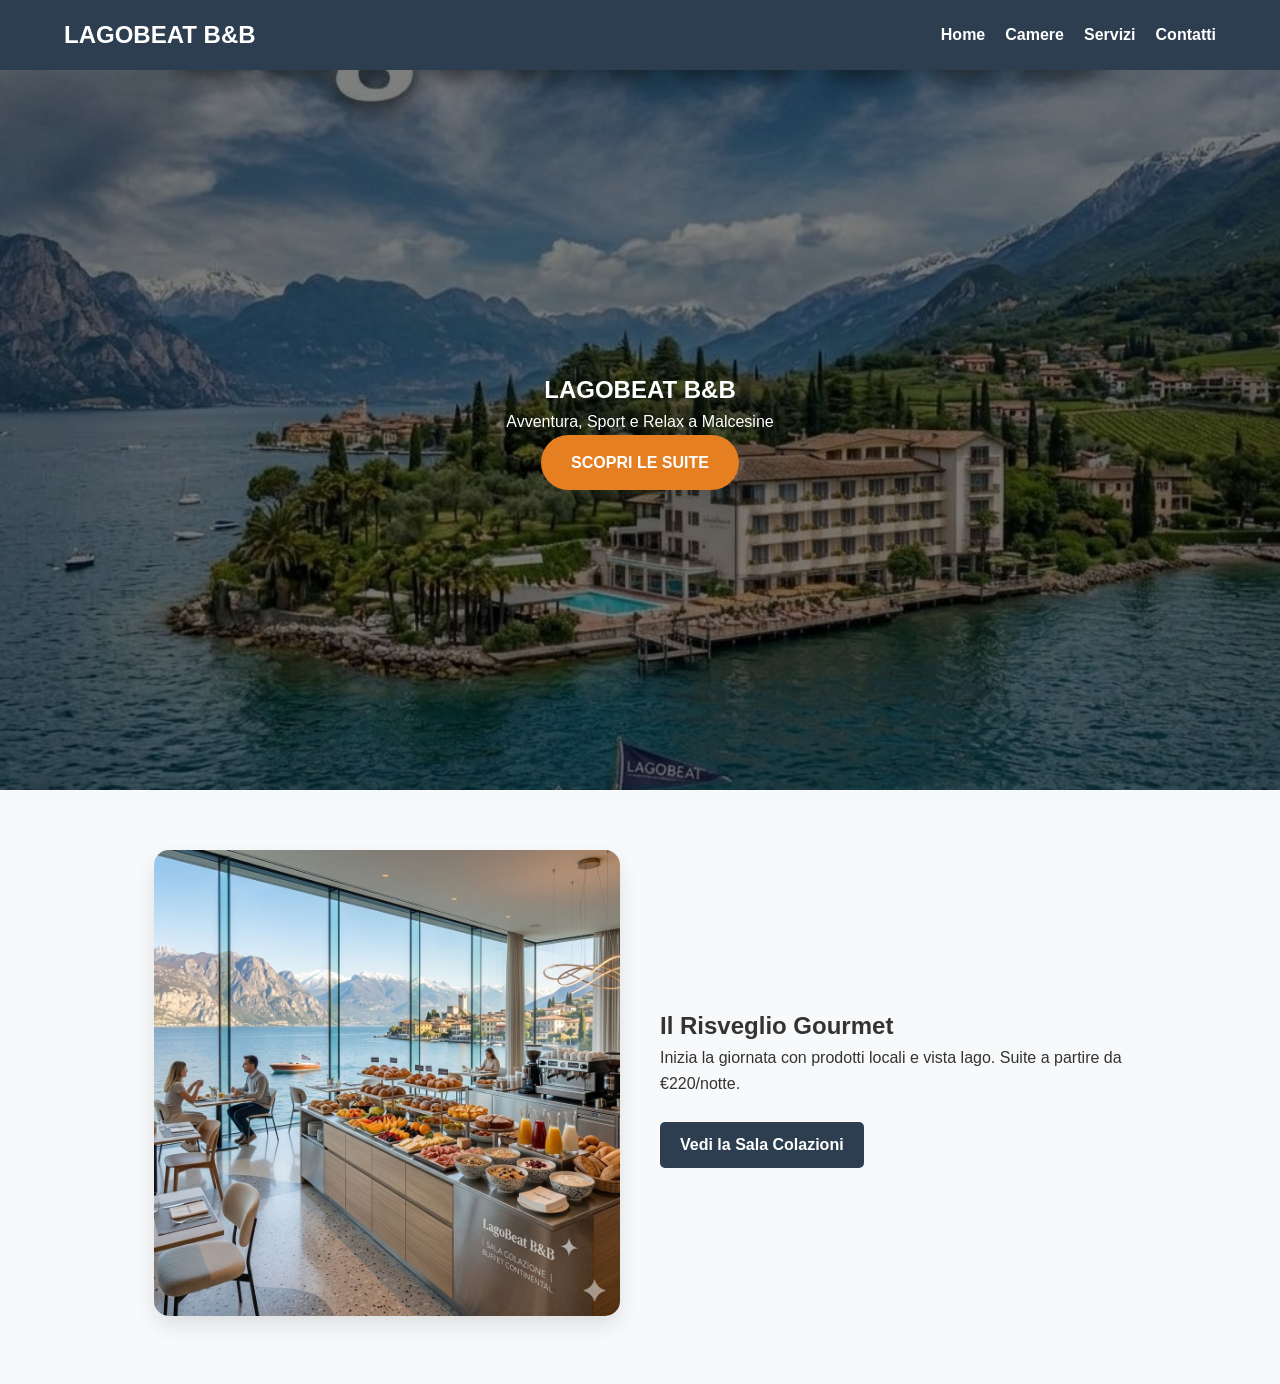
<file: index.html>
<!DOCTYPE html>
<html lang="it">
<head>
    <meta charset="UTF-8">
    <meta name="viewport" content="width=device-width, initial-scale=1.0">
    <title>LagoBeat B&B - Malcesine</title>
    <link rel="stylesheet" href="css/style.css">
</head>
<body>
    <header>
        <nav>
            <a href="index.html" style="color:white; text-decoration:none; font-weight:bold; font-size:1.5rem;">LAGOBEAT B&B</a>
            <ul>
                <li><a href="index.html">Home</a></li>
                <li><a href="camere.html">Camere</a></li>
                <li><a href="servizi.html">Servizi</a></li>
                <li><a href="contatti.html">Contatti</a></li>
            </ul>
        </nav>
    </header>

    <main>
        <section class="hero" style="background-image: linear-gradient(rgba(0,0,0,0.5), rgba(0,0,0,0.5)), url('images/panoramica.jpg'); background-size: cover; background-position: center; height: 80vh; display: flex; align-items: center; justify-content: center; color: white; text-align: center; flex-direction: column;">
            <h1>LAGOBEAT B&B</h1>
            <p>Avventura, Sport e Relax a Malcesine</p>
            <a href="camere.html" class="btn" style="background:#e67e22; color:white; padding:15px 30px; border-radius:50px; text-decoration:none; font-weight:bold;">SCOPRI LE SUITE</a>
        </section>

        <section class="container" style="padding: 60px 5%;">
            <div style="display: flex; align-items: center; gap: 40px; flex-wrap: wrap;">
                <div style="flex: 1; min-width: 300px;">
                    <img src="images/sala-colazione.jpg" alt="Sala Colazioni" style="width:100%; border-radius:15px; box-shadow: 0 10px 20px rgba(0,0,0,0.1);">
                </div>
                <div style="flex: 1; min-width: 300px;">
                    <h2>Il Risveglio Gourmet</h2>
                    <p>Inizia la giornata con prodotti locali e vista lago. Suite a partire da €220/notte.</p>
                    <br>
                    <a href="colazioni.html" class="btn" style="background:#2c3e50; color:white; padding:10px 20px; text-decoration:none; border-radius:5px;">Vedi la Sala Colazioni</a>
                </div>
            </div>
        </section>
    </main>

    </body>
</html>
</file>
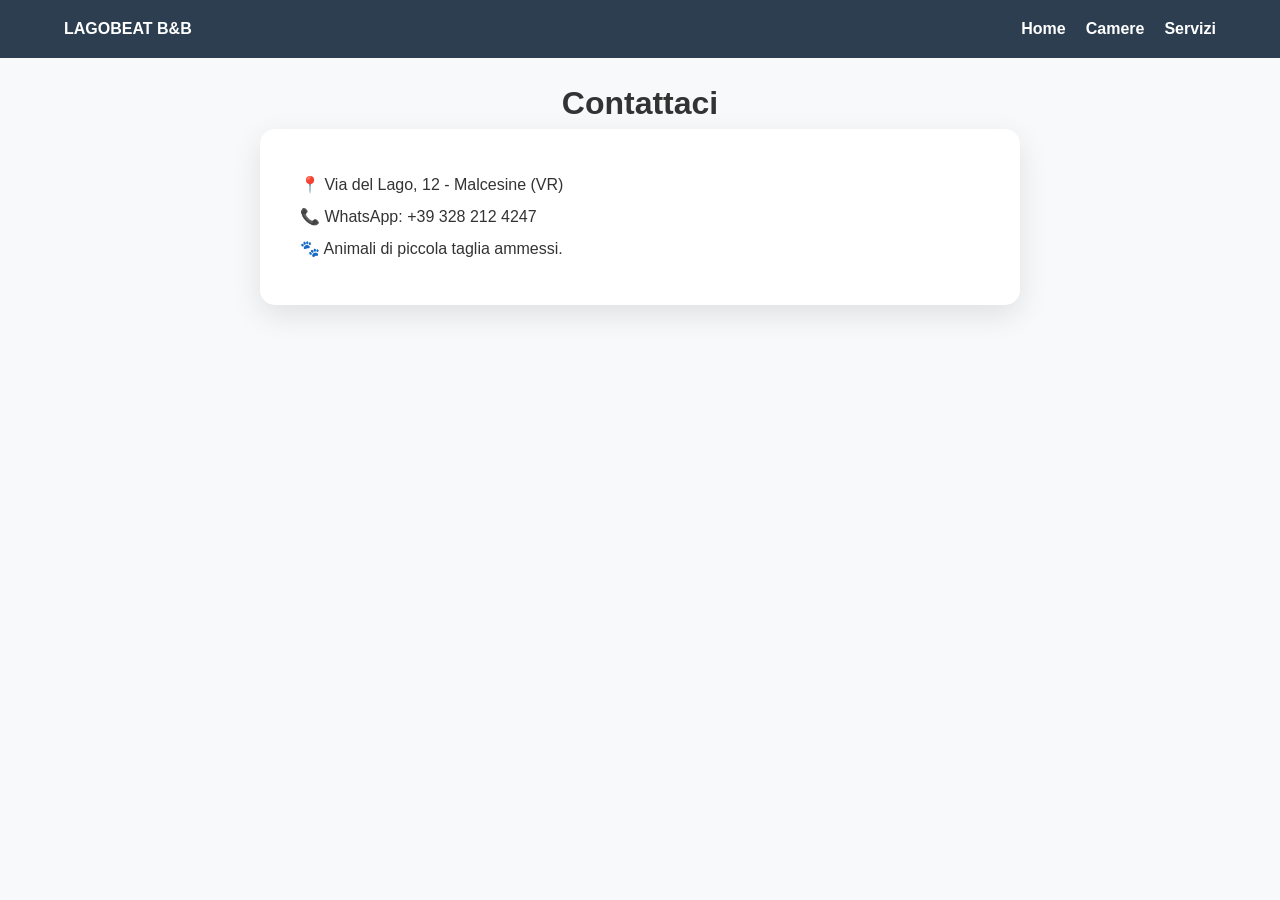
<file: contatti.html>
<!DOCTYPE html>
<html lang="it">
<head>
    <meta charset="UTF-8">
    <meta name="viewport" content="width=device-width, initial-scale=1.0">
    <title>Contatti - LagoBeat B&B</title>
    <link rel="stylesheet" href="css/style.css">
</head>
<body>
    <header>
        <nav>
            <a href="index.html" style="color:white; text-decoration:none; font-weight:bold;">LAGOBEAT B&B</a>
            <ul>
                <li><a href="index.html">Home</a></li>
                <li><a href="camere.html">Camere</a></li>
                <li><a href="servizi.html">Servizi</a></li>
            </ul>
        </nav>
    </header>

    <main class="container" style="max-width: 800px; margin: auto; padding: 20px;">
        <h1 style="text-align: center;">Contattaci</h1>
        <div class="card" style="padding: 40px; text-align: left; line-height: 2;">
            <p>📍 Via del Lago, 12 - Malcesine (VR)</p>
            <p>📞 WhatsApp: +39 328 212 4247</p>
            <p>🐾 Animali di piccola taglia ammessi.</p>
        </div>
    </main>

    </body>
</html>
</file>
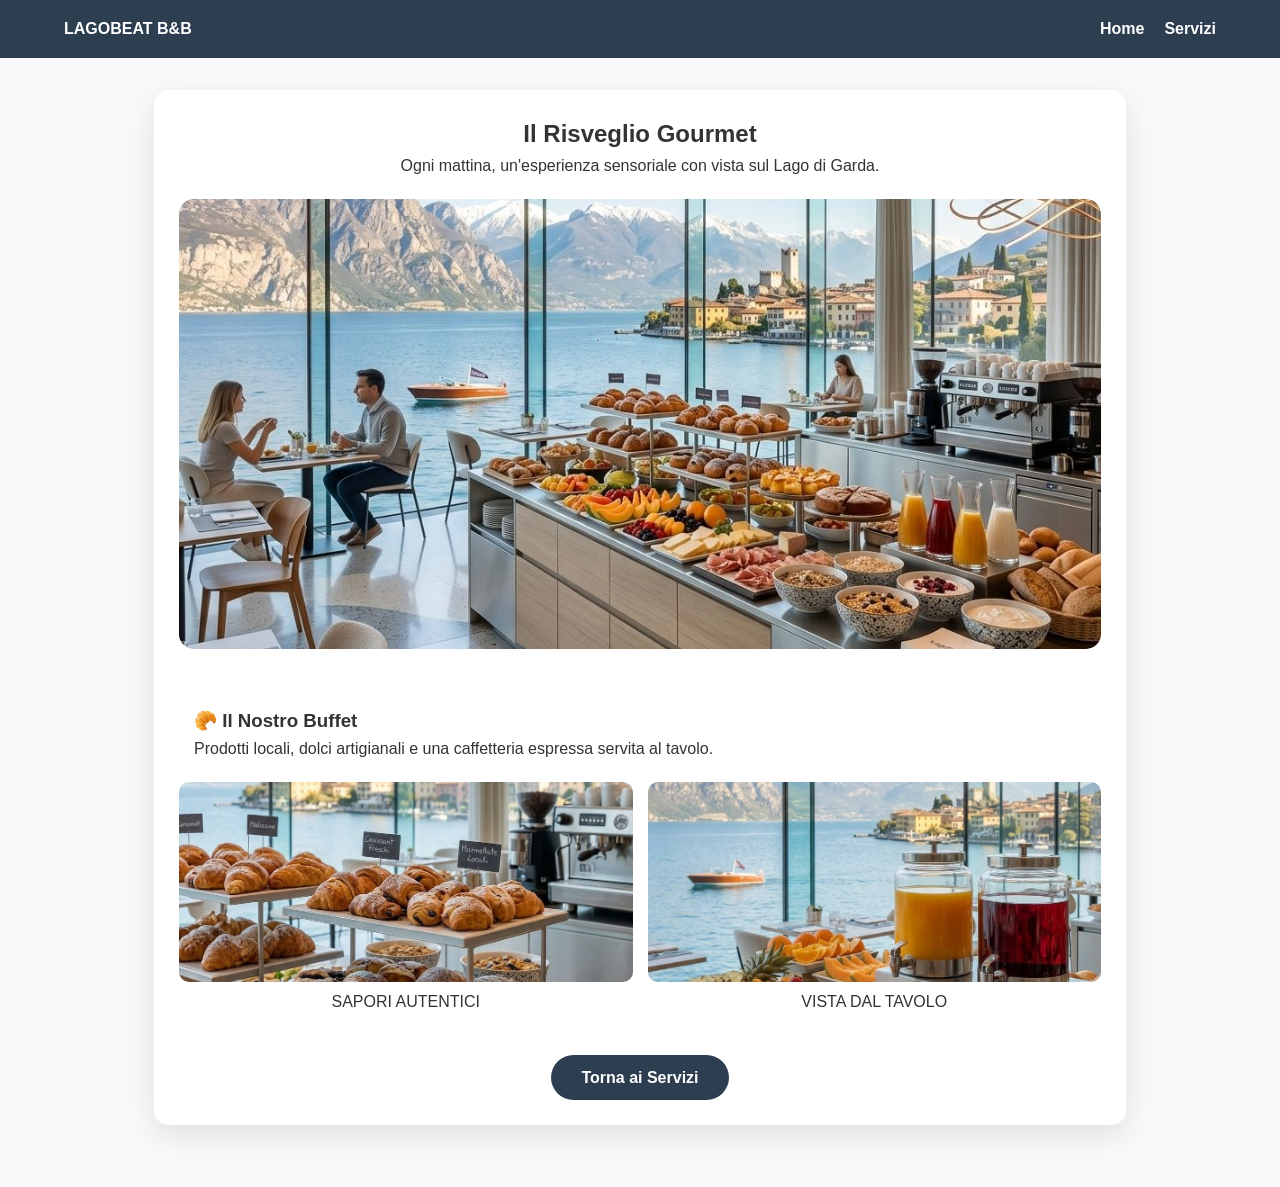
<file: sala-colazione.html>
<!DOCTYPE html>
<html lang="it">
<head>
    <meta charset="UTF-8">
    <meta name="viewport" content="width=device-width, initial-scale=1.0">
    <title>La Colazione - LagoBeat B&B</title>
    <link rel="stylesheet" href="css/style.css">
</head>
<body>
    <header>
        <nav>
            <a href="index.html" style="text-decoration:none; color:white; font-weight:bold;">LAGOBEAT B&B</a>
            <ul>
                <li><a href="index.html">Home</a></li>
                <li><a href="servizi.html">Servizi</a></li>
            </ul>
        </nav>
    </header>

    <main class="container">
        <section class="card">
            <h1>Il Risveglio Gourmet</h1>
            <p>Ogni mattina, un'esperienza sensoriale con vista sul Lago di Garda.</p>
            
            <img src="images/sala-colazioni.jpg" alt="Sala Colazioni" class="main-img" style="width:100%; height:450px; object-fit:cover; border-radius:15px; margin-top:20px;">

            <div style="text-align: left; margin-top: 30px; padding: 0 15px;">
                <h3>🥐 Il Nostro Buffet</h3>
                <p>Prodotti locali, dolci artigianali e una caffetteria espressa servita al tavolo.</p>
            </div>

            <div class="room-gallery">
                <div class="gallery-item">
                    <img src="images/colazione-dettaglio1.jpg" alt="Buffet">
                    <p>SAPORI AUTENTICI</p>
                </div>
                <div class="gallery-item">
                    <img src="images/colazione-dettaglio2.jpg" alt="Vista">
                    <p>VISTA DAL TAVOLO</p>
                </div>
            </div>

            <div style="margin-top:40px;">
                <a href="servizi.html" class="btn" style="background-color: #2c3e50; color: white; padding: 10px 30px;">Torna ai Servizi</a>
            </div>
        </section>
    </main>
</body>
</html>
</file>
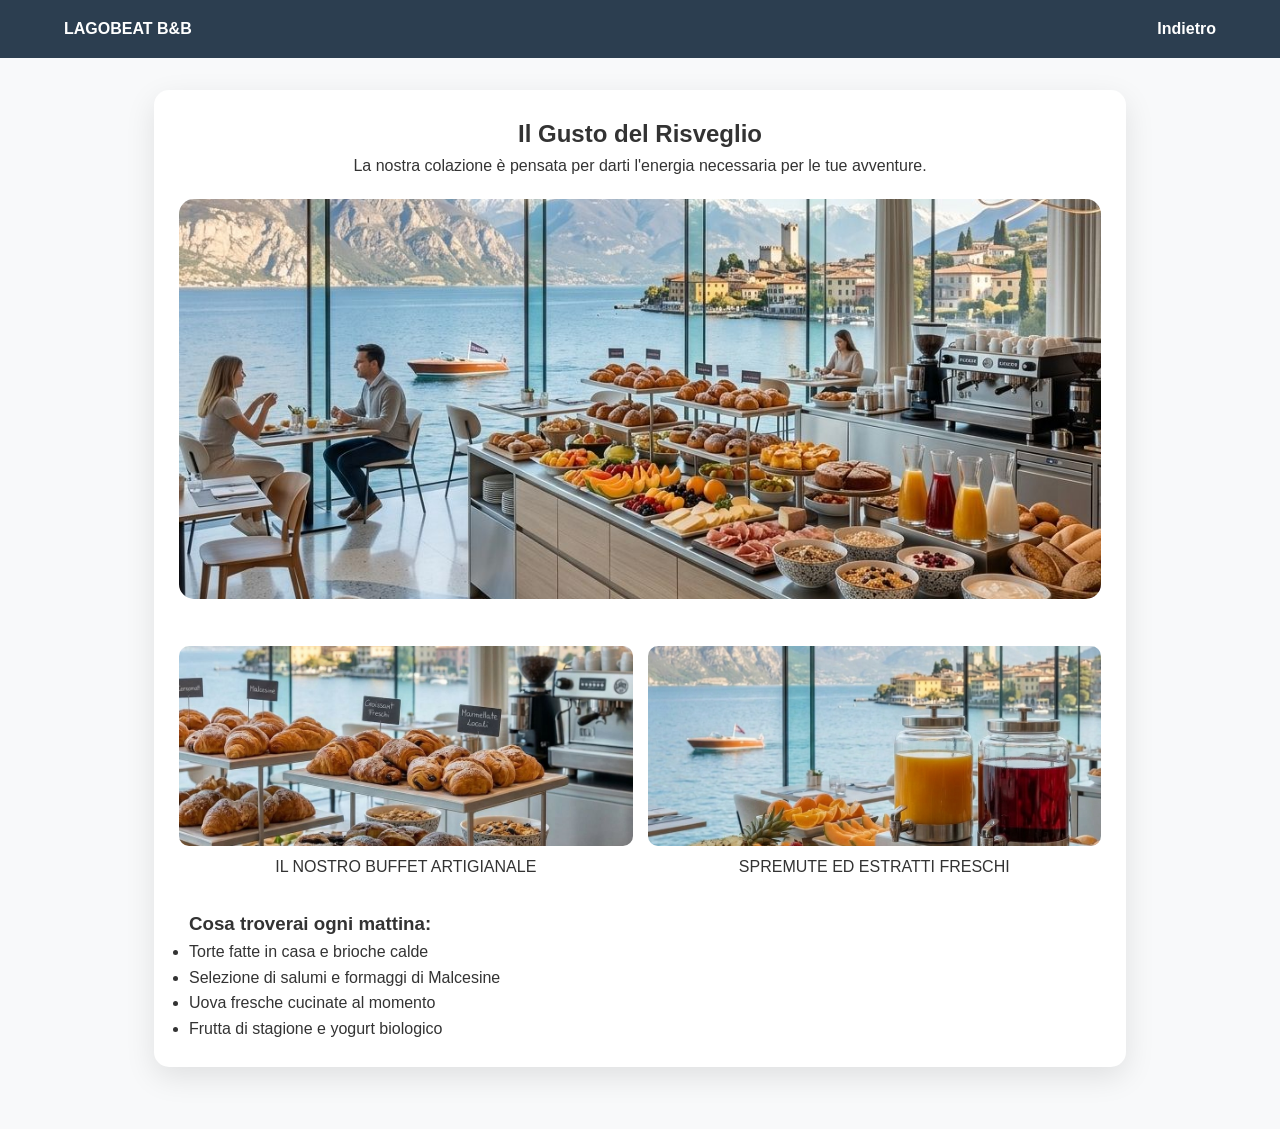
<file: sala-colazioni.html>
<!DOCTYPE html>
<html lang="it">
<head>
    <meta charset="UTF-8">
    <meta name="viewport" content="width=device-width, initial-scale=1.0">
    <title>Dettagli Colazione - LagoBeat B&B</title>
    <link rel="stylesheet" href="css/style.css">
</head>
<body>
    <header>
        <nav><a href="index.html">LAGOBEAT B&B</a><ul><li><a href="servizi.html">Indietro</a></li></ul></nav>
    </header>

    <main class="container">
        <section class="card">
            <h1>Il Gusto del Risveglio</h1>
            <p>La nostra colazione è pensata per darti l'energia necessaria per le tue avventure.</p>
            
            <img src="images/sala-colazioni.jpg" alt="Colazione" class="main-img" style="width:100%; height:400px; object-fit:cover; border-radius:15px; margin: 20px 0;">

            <div class="room-gallery">
                <div class="gallery-item">
                    <img src="images/colazione-dettaglio1.jpg" alt="Buffet">
                    <p>IL NOSTRO BUFFET ARTIGIANALE</p>
                </div>
                <div class="gallery-item">
                    <img src="images/colazione-dettaglio2.jpg" alt="Succhi freschi">
                    <p>SPREMUTE ED ESTRATTI FRESCHI</p>
                </div>
            </div>

            <div style="text-align: left; margin-top: 30px; padding: 0 10px;">
                <h3>Cosa troverai ogni mattina:</h3>
                <ul>
                    <li>Torte fatte in casa e brioche calde</li>
                    <li>Selezione di salumi e formaggi di Malcesine</li>
                    <li>Uova fresche cucinate al momento</li>
                    <li>Frutta di stagione e yogurt biologico</li>
                </ul>
            </div>
        </section>
    </main>
</body>
</html>
</file>
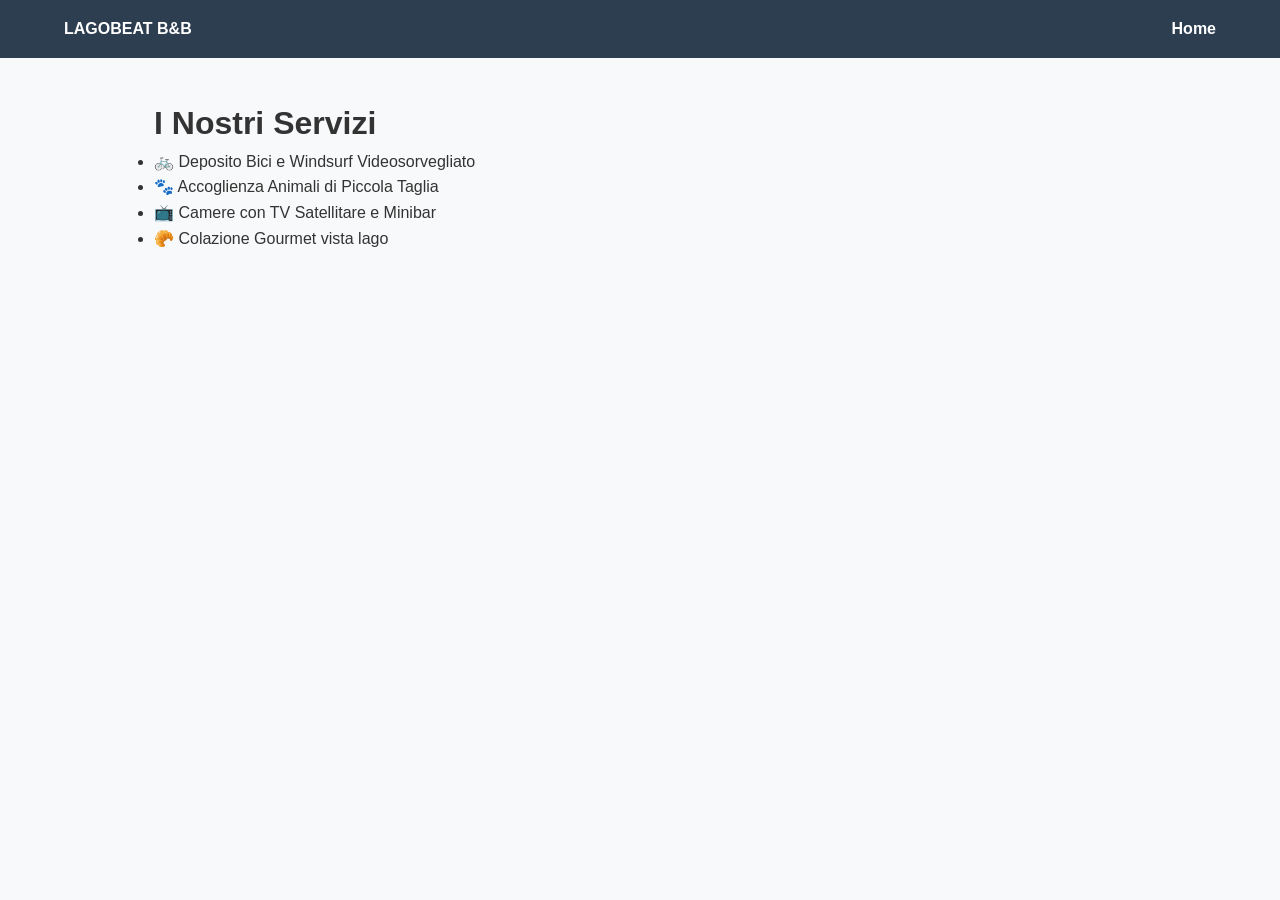
<file: servizi.html>
<!DOCTYPE html>
<html lang="it">
<head>
    <meta charset="UTF-8">
    <title>Servizi - LagoBeat B&B</title>
    <link rel="stylesheet" href="css/style.css">
</head>
<body>
    <header><nav><a href="index.html">LAGOBEAT B&B</a><ul><li><a href="index.html">Home</a></li></ul></nav></header>
    <main class="container" style="padding:40px 5%;">
        <h1>I Nostri Servizi</h1>
        <ul>
            <li>🚲 Deposito Bici e Windsurf Videosorvegliato</li>
            <li>🐾 Accoglienza Animali di Piccola Taglia</li>
            <li>📺 Camere con TV Satellitare e Minibar</li>
            <li>🥐 Colazione Gourmet vista lago</li>
        </ul>
    </main>
    </body>
</html>
</file>
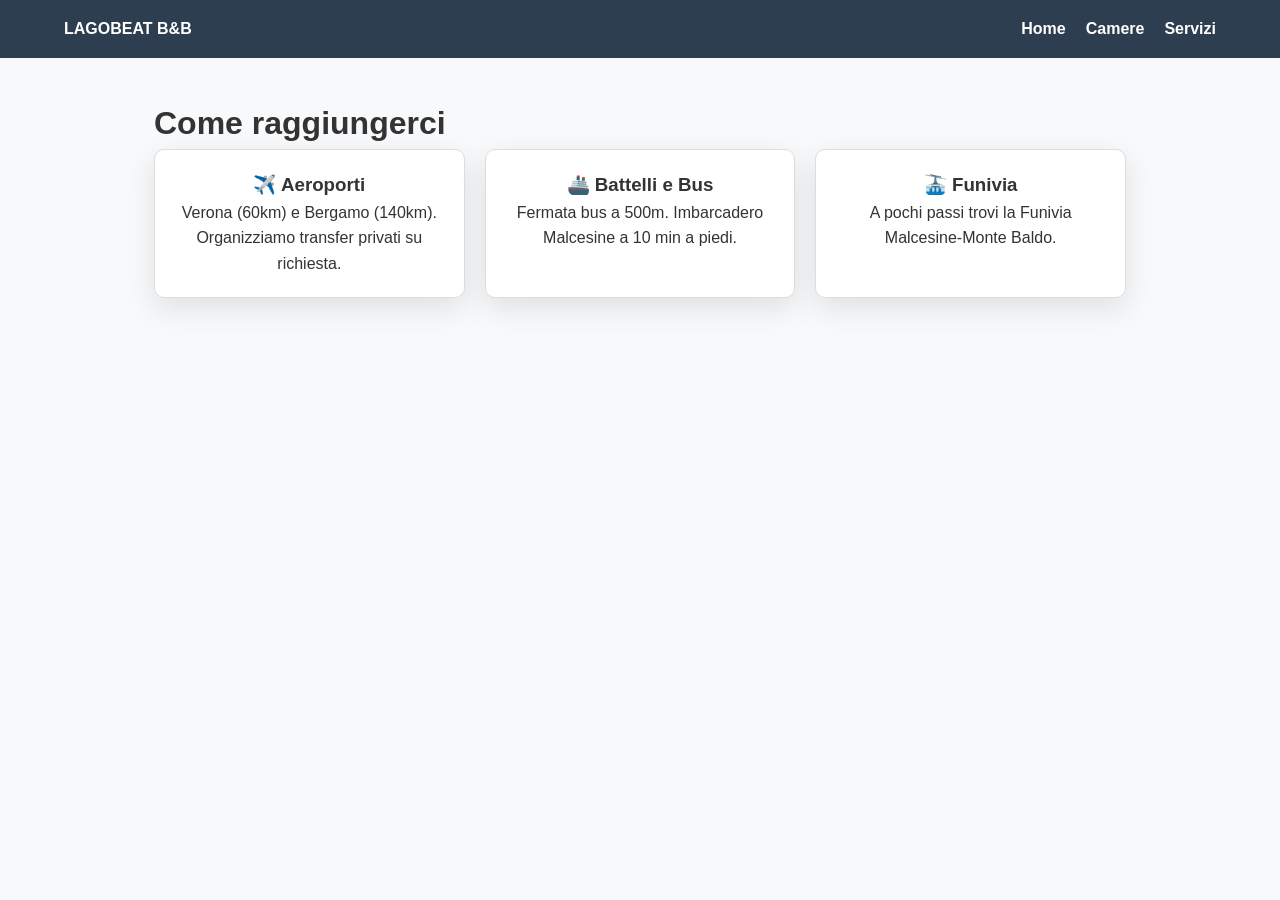
<file: trasporti.html>
<!DOCTYPE html>
<html lang="it">
<head>
    <meta charset="UTF-8">
    <title>Trasporti - LagoBeat B&B</title>
    <link rel="stylesheet" href="css/style.css">
</head>
<body>
    <header><nav><a href="index.html">LAGOBEAT B&B</a><ul>
        <li><a href="index.html">Home</a></li>
        <li><a href="camere.html">Camere</a></li>
        <li><a href="servizi.html">Servizi</a></li>
    </ul></nav></header>
    <main class="container" style="padding:40px 5%;">
        <h1>Come raggiungerci</h1>
        <div style="display:grid; grid-template-columns: repeat(auto-fit, minmax(300px, 1fr)); gap:20px;">
            <div class="card" style="padding:20px; border:1px solid #ddd; border-radius:10px;">
                <h3>✈️ Aeroporti</h3>
                <p>Verona (60km) e Bergamo (140km). Organizziamo transfer privati su richiesta.</p>
            </div>
            <div class="card" style="padding:20px; border:1px solid #ddd; border-radius:10px;">
                <h3>🚢 Battelli e Bus</h3>
                <p>Fermata bus a 500m. Imbarcadero Malcesine a 10 min a piedi.</p>
            </div>
            <div class="card" style="padding:20px; border:1px solid #ddd; border-radius:10px;">
                <h3>🚠 Funivia</h3>
                <p>A pochi passi trovi la Funivia Malcesine-Monte Baldo.</p>
            </div>
        </div>
    </main>
    </body>
</html>
</file>
<file: css/style.css>
/* RESET E STILE GENERALE */
* { margin: 0; padding: 0; box-sizing: border-box; font-family: 'Helvetica Neue', Arial, sans-serif; }
body { background-color: #f8f9fa; color: #333; line-height: 1.6; }

/* NAVIGAZIONE */
nav { background: #2c3e50; padding: 1rem 5%; display: flex; justify-content: space-between; align-items: center; position: sticky; top: 0; z-index: 1000; }
nav a { color: white; text-decoration: none; font-weight: bold; }
nav ul { display: flex; list-style: none; }
nav ul li { margin-left: 20px; }

/* CONTENITORI */
.container { padding: 2rem 5%; max-width: 1100px; margin: auto; }
.card { background: white; padding: 25px; border-radius: 15px; box-shadow: 0 10px 30px rgba(0,0,0,0.1); margin-bottom: 30px; text-align: center; }

/* FIX IMMAGINI (IMPORTANTE) */
img { max-width: 100%; border-radius: 10px; object-fit: cover; }
.main-img { width: 100%; height: 400px; margin-bottom: 20px; }
.room-gallery { display: grid; grid-template-columns: 1fr 1fr; gap: 15px; margin: 20px 0; }
.room-gallery img { width: 100%; height: 200px; }

/* BOTTONI */
.btn { display: inline-block; padding: 12px 25px; border-radius: 50px; text-decoration: none; font-weight: bold; transition: 0.3s; }
.btn-whatsapp { background-color: #25D366; color: white; margin-top: 20px; }
.btn-whatsapp:hover { background-color: #128C7E; transform: translateY(-2px); }

/* GRIGLIA SERVIZI */
.grid { display: grid; grid-template-columns: repeat(auto-fit, minmax(200px, 1fr)); gap: 20px; margin-top: 20px; }
.service-item { background: #f1f3f5; padding: 20px; border-radius: 10px; }
</file>
